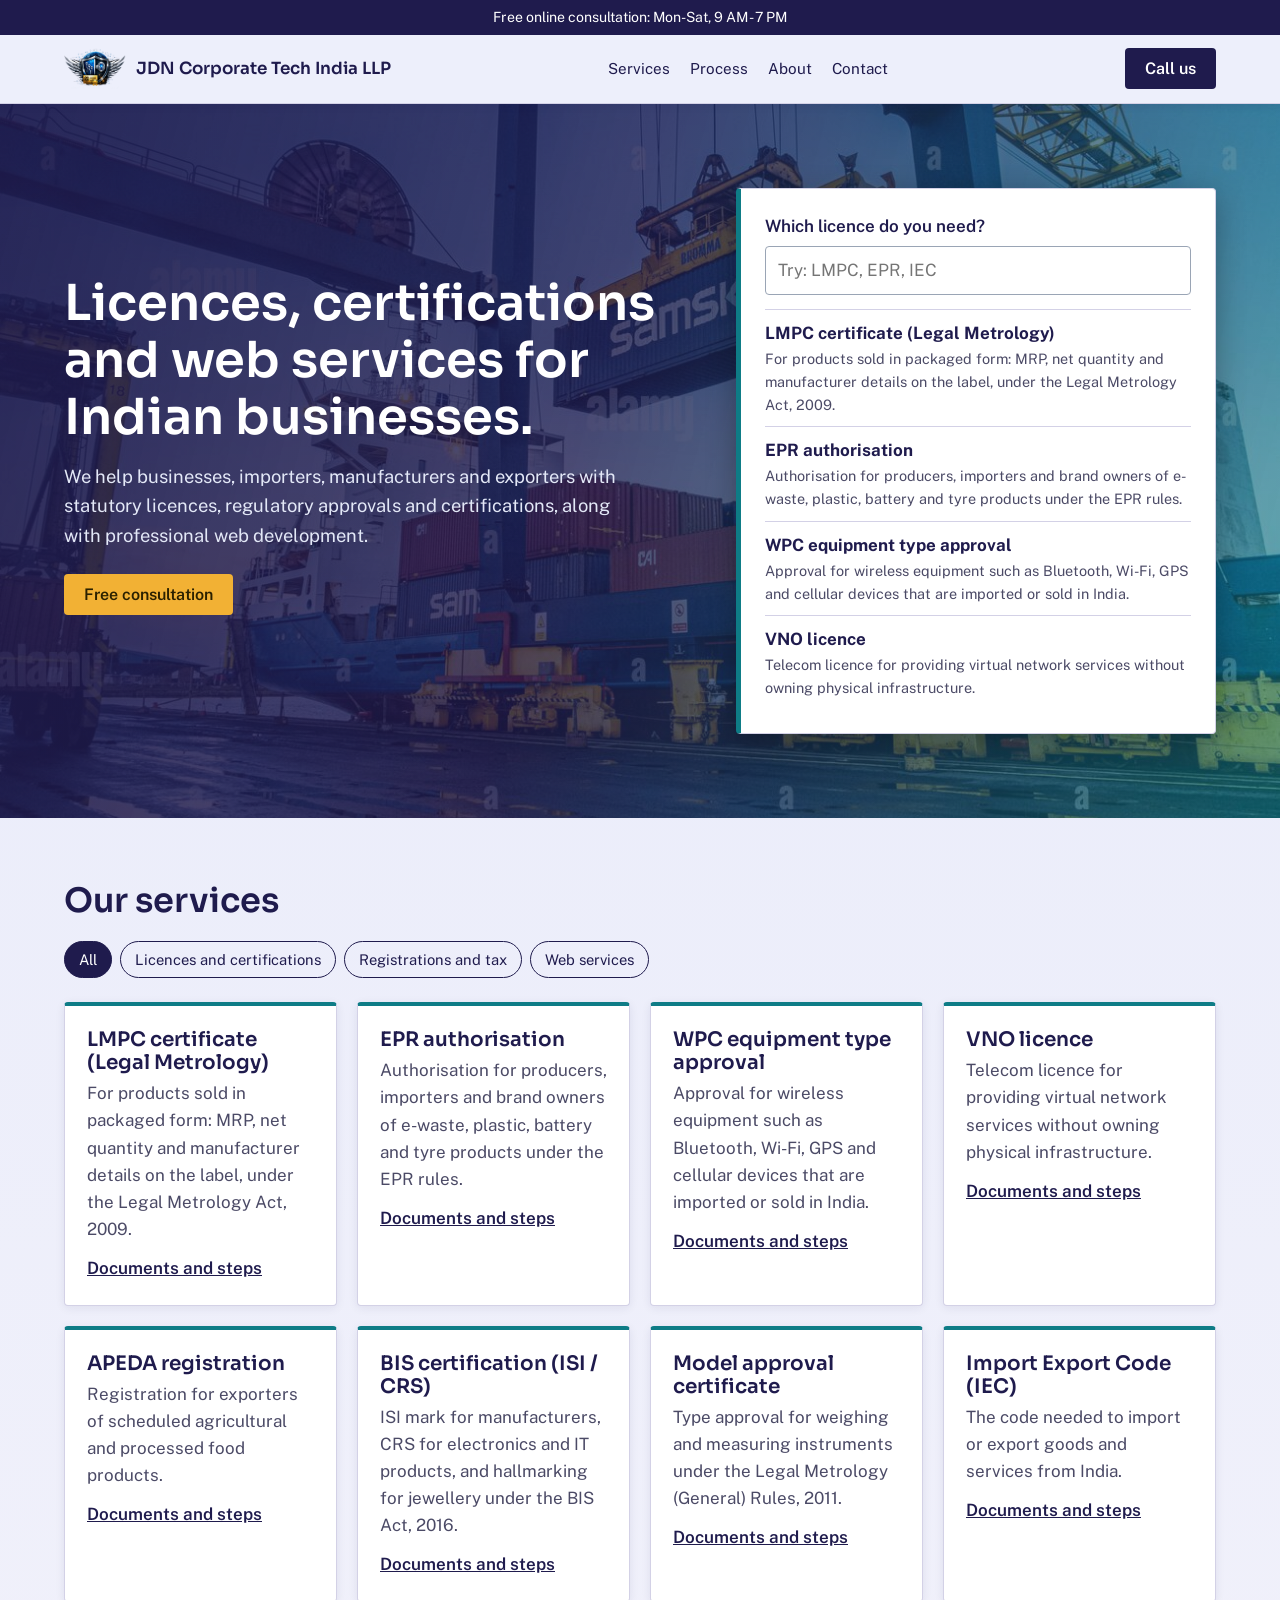
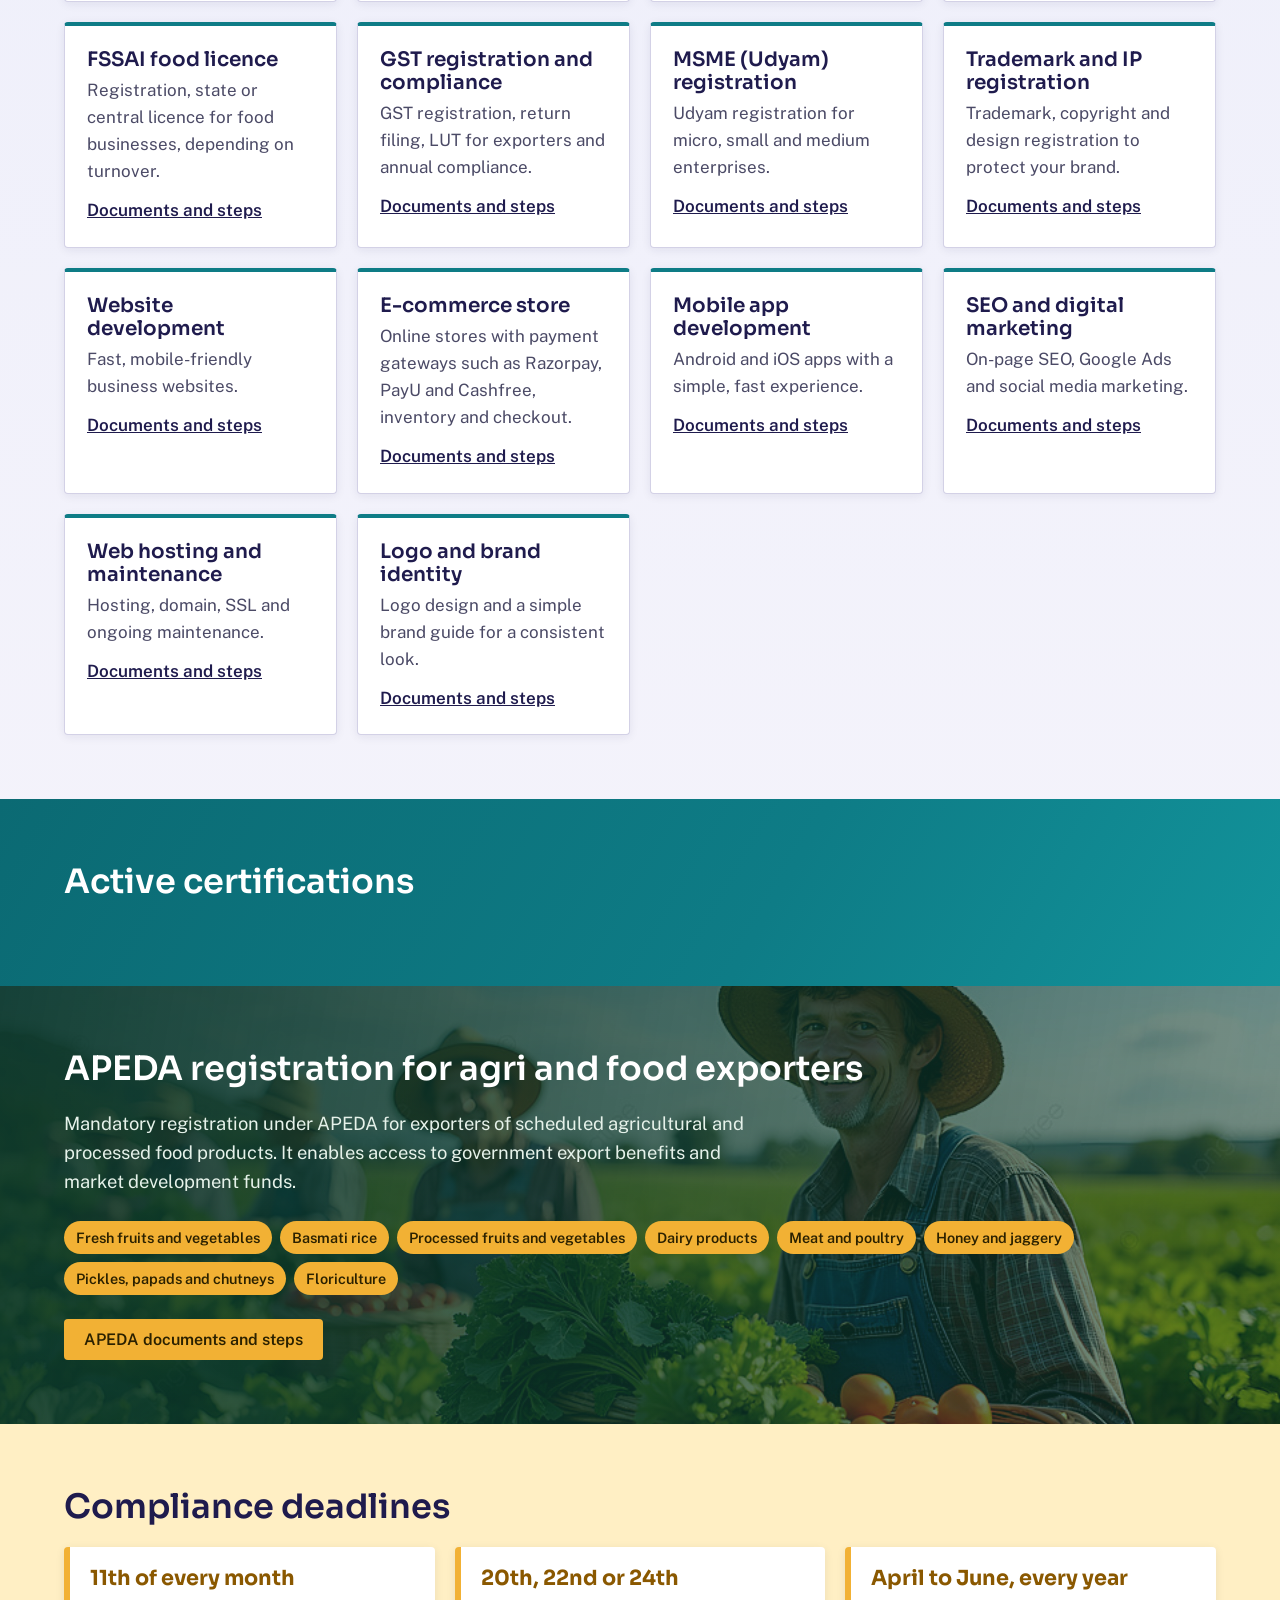
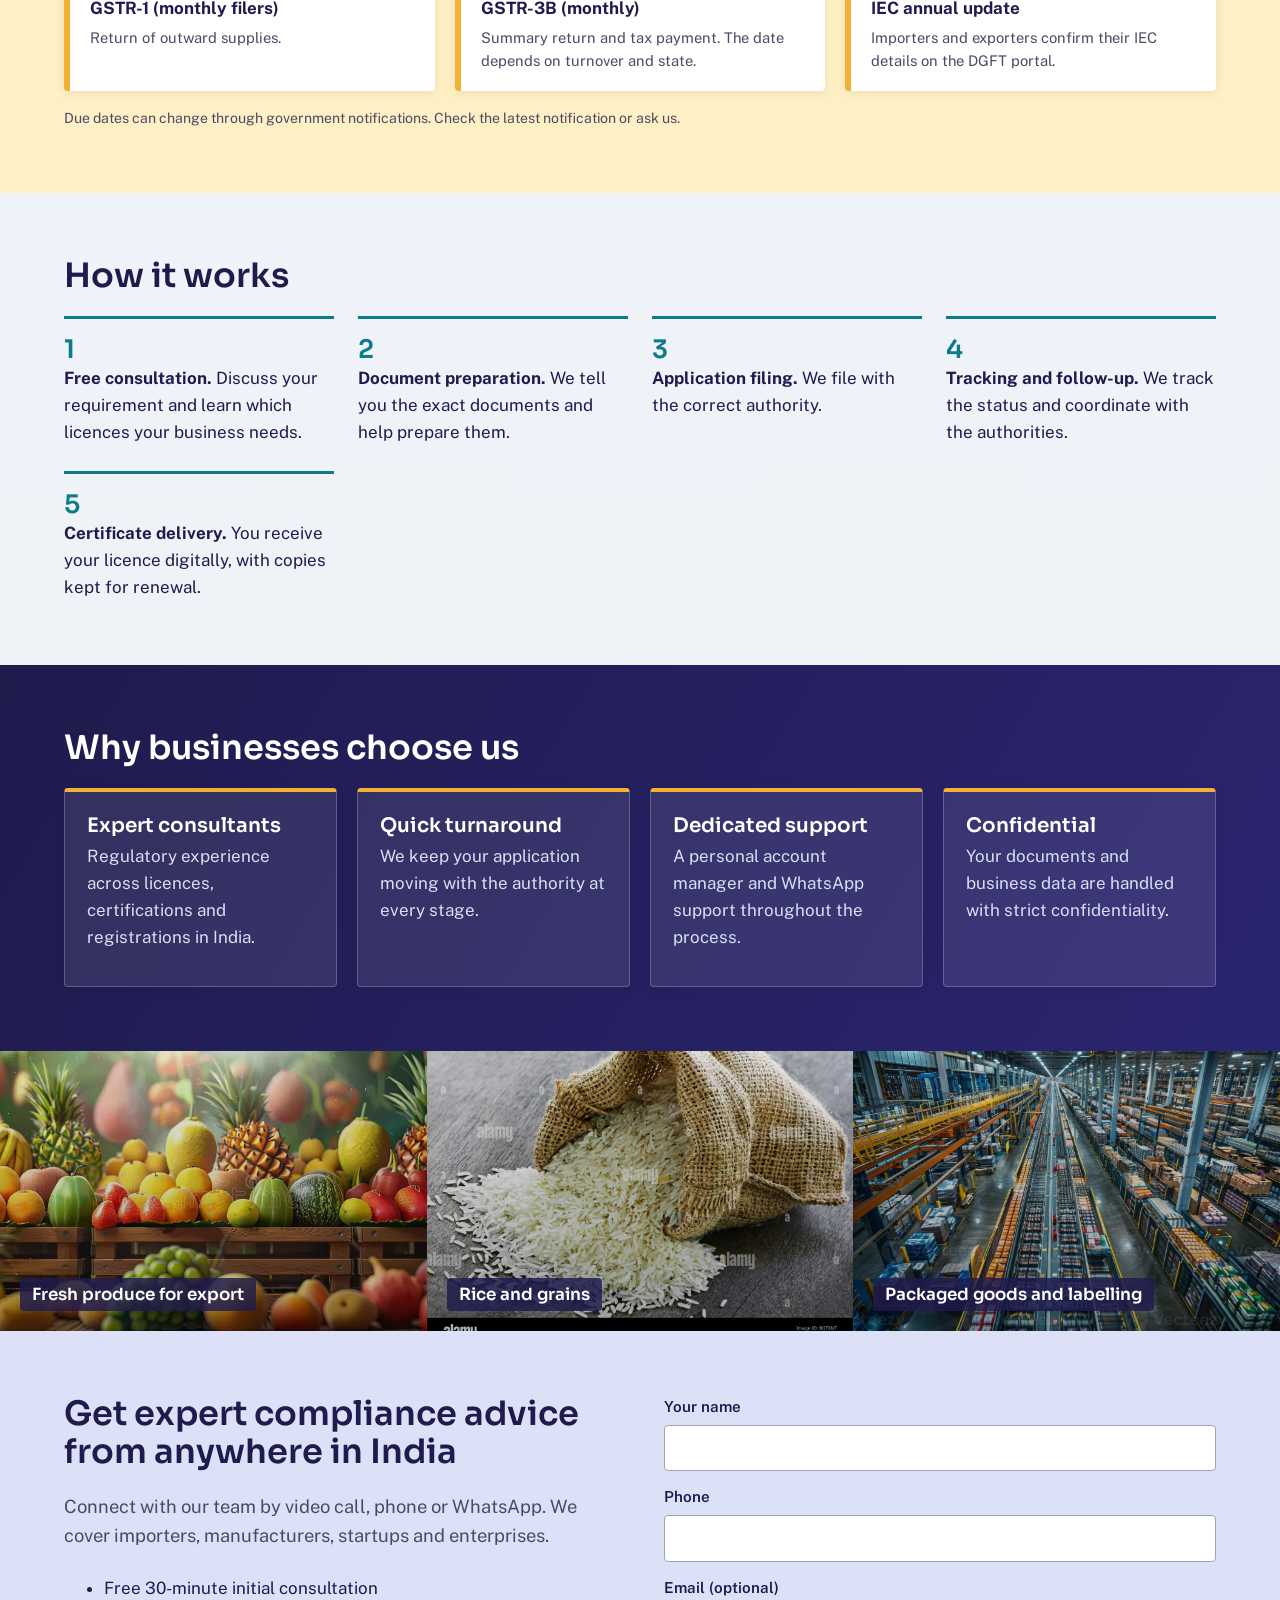
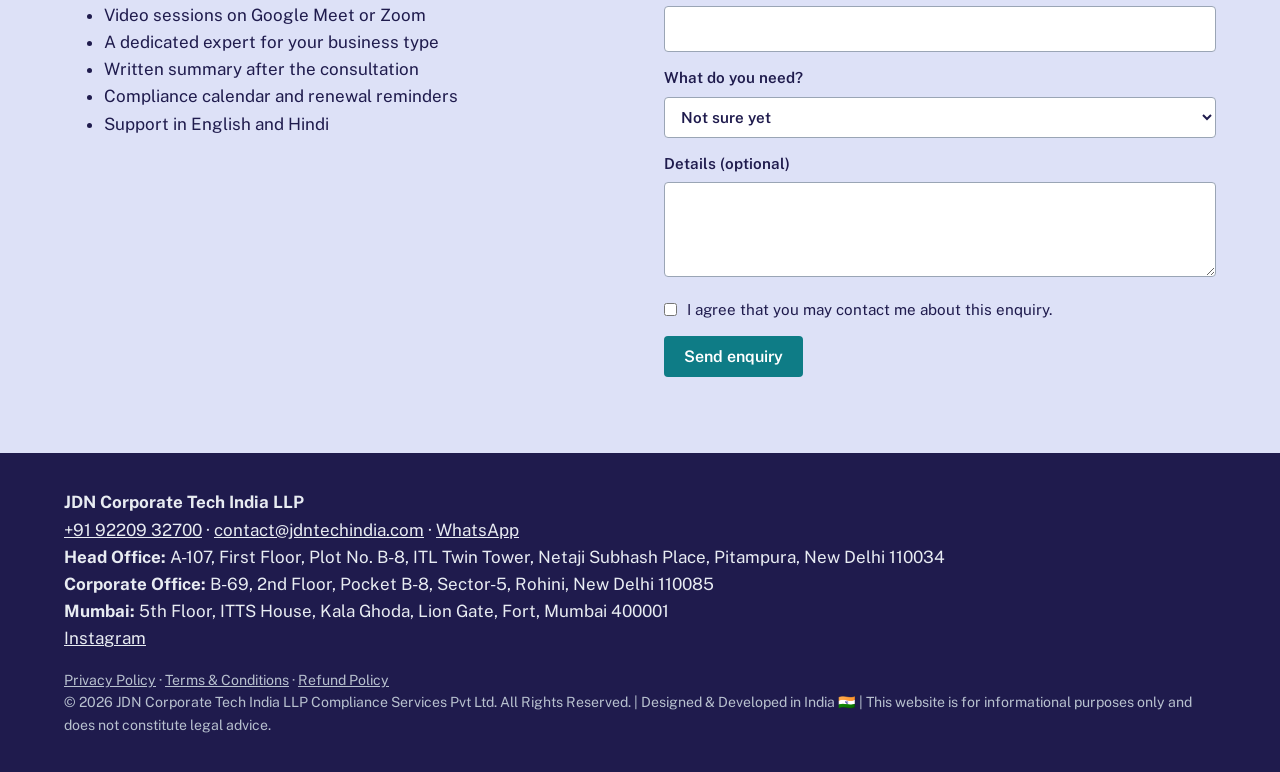
<file: frontend/index.html>
﻿<!DOCTYPE html>
<html lang="en">
<head>
<meta charset="utf-8">
<meta name="viewport" content="width=device-width, initial-scale=1">
<title>JDN Corporate Tech India LLP | Licences, certifications and web services</title>
<meta name="description" content="JDN Corporate Tech India LLP helps with LMPC, EPR, WPC, BIS, IEC, FSSAI and GST registrations, plus web development.">
<link rel="preconnect" href="https://fonts.googleapis.com"><link rel="preconnect" href="https://fonts.gstatic.com" crossorigin>
<link href="https://fonts.googleapis.com/css2?family=Public+Sans:wght@400;600&family=Sora:wght@600;700&display=swap" rel="stylesheet">
<link rel="icon" href="jdn-logo.png">
<link rel="stylesheet" href="style.css">
</head>
<body>
<header class="site" id="siteHeader"></header>
<main>

<section class="hero-band">
  <div class="hero wrap">
    <div>
      <h1>Licences, certifications and web services for Indian businesses.</h1>
      <p class="lead">We help businesses, importers, manufacturers and exporters with statutory licences, regulatory approvals and certifications, along with professional web development.</p>
      <a class="btn amber" href="#contact">Free consultation</a>
      <div id="stats" class="stats"></div>
    </div>
    <div class="finder">
      <label for="finder">Which licence do you need?</label>
      <input id="finder" placeholder="Try: LMPC, EPR, IEC" autocomplete="off">
      <div id="finderOut" class="out" aria-live="polite"></div>
    </div>
  </div>
</section>

<section id="services" class="wrap block">
  <h2>Our services</h2>
  <div id="chips" class="chips"></div>
  <div id="grid" class="grid"></div>
</section>

<section class="band teal"><div class="wrap block">
  <h2>Active certifications</h2>
  <ul id="active" class="active"></ul>
</div></section>

<section class="photo-band"><div class="wrap block">
  <h2>APEDA registration for agri and food exporters</h2>
  <p class="lead">Mandatory registration under APEDA for exporters of scheduled agricultural and processed food products. It enables access to government export benefits and market development funds.</p>
  <ul class="tags">
    <li>Fresh fruits and vegetables</li><li>Basmati rice</li><li>Processed fruits and vegetables</li><li>Dairy products</li>
    <li>Meat and poultry</li><li>Honey and jaggery</li><li>Pickles, papads and chutneys</li><li>Floriculture</li>
  </ul>
  <a class="btn amber" href="service.html?slug=apeda-registration">APEDA documents and steps</a>
</div></section>

<section class="band amber"><div class="wrap block">
  <h2>Compliance deadlines</h2>
  <ul id="deadlines" class="dl"></ul>
  <p class="small" style="margin-top:16px">Due dates can change through government notifications. Check the latest notification or ask us.</p>
</div></section>

<section id="process" class="wrap block">
  <h2>How it works</h2>
  <ol class="steps">
    <li><b>Free consultation.</b> Discuss your requirement and learn which licences your business needs.</li>
    <li><b>Document preparation.</b> We tell you the exact documents and help prepare them.</li>
    <li><b>Application filing.</b> We file with the correct authority.</li>
    <li><b>Tracking and follow-up.</b> We track the status and coordinate with the authorities.</li>
    <li><b>Certificate delivery.</b> You receive your licence digitally, with copies kept for renewal.</li>
  </ol>
</section>

<section class="band dark"><div class="wrap block">
  <h2>Why businesses choose us</h2>
  <div class="grid">
    <div class="card"><h3>Expert consultants</h3><p>Regulatory experience across licences, certifications and registrations in India.</p></div>
    <div class="card"><h3>Quick turnaround</h3><p>We keep your application moving with the authority at every stage.</p></div>
    <div class="card"><h3>Dedicated support</h3><p>A personal account manager and WhatsApp support throughout the process.</p></div>
    <div class="card"><h3>Confidential</h3><p>Your documents and business data are handled with strict confidentiality.</p></div>
  </div>
</div></section>

<section class="strip">
  <div class="tile t1"><span>Fresh produce for export</span></div>
  <div class="tile t2"><span>Rice and grains</span></div>
  <div class="tile t3"><span>Packaged goods and labelling</span></div>
</section>

<section id="contact" class="band"><div class="wrap block two">
  <div>
    <h2>Get expert compliance advice from anywhere in India</h2>
    <p class="lead">Connect with our team by video call, phone or WhatsApp. We cover importers, manufacturers, startups and enterprises.</p>
    <ul>
      <li>Free 30-minute initial consultation</li>
      <li>Video sessions on Google Meet or Zoom</li>
      <li>A dedicated expert for your business type</li>
      <li>Written summary after the consultation</li>
      <li>Compliance calendar and renewal reminders</li>
      <li>Support in English and Hindi</li>
    </ul>
  </div>
  <div id="formMount"></div>
</div></section>

</main>
<footer class="site" id="siteFooter"></footer>
<script src="data.js"></script><script src="app.js"></script>
</body>
</html>
</file>
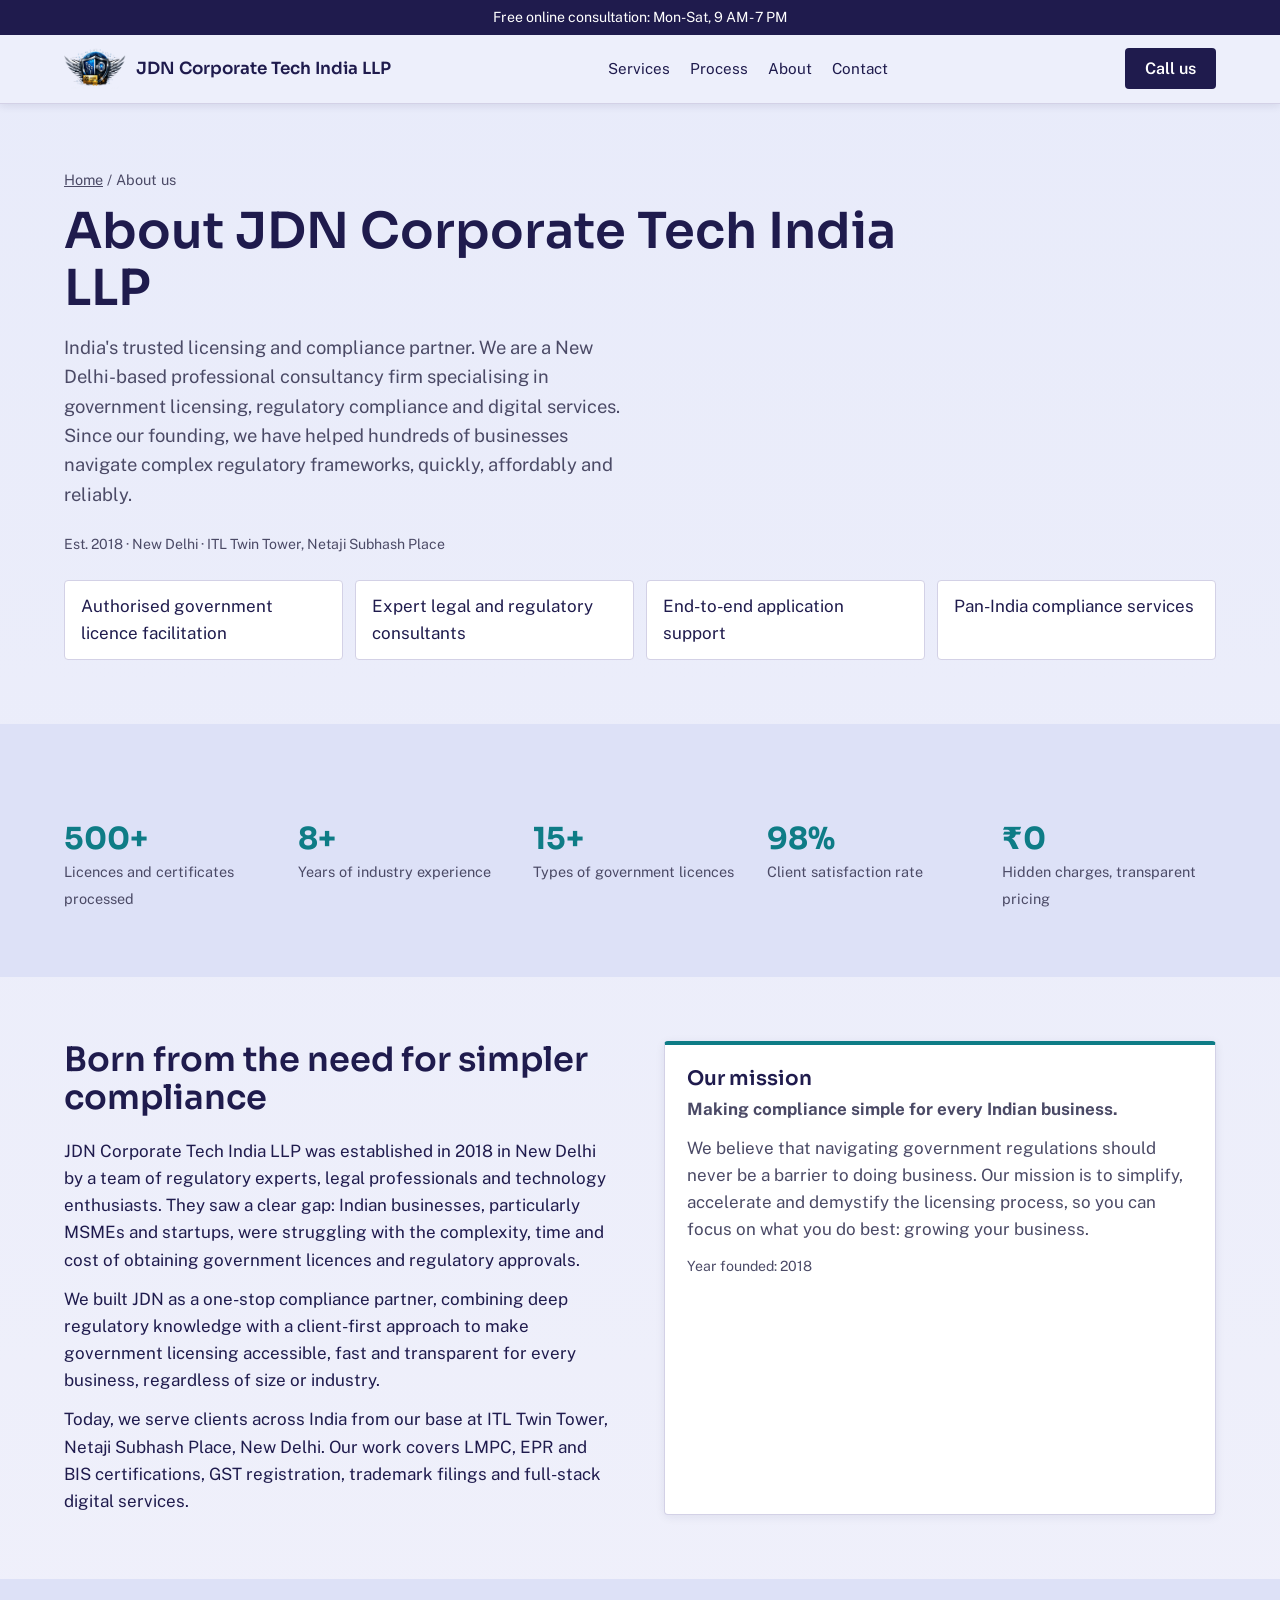
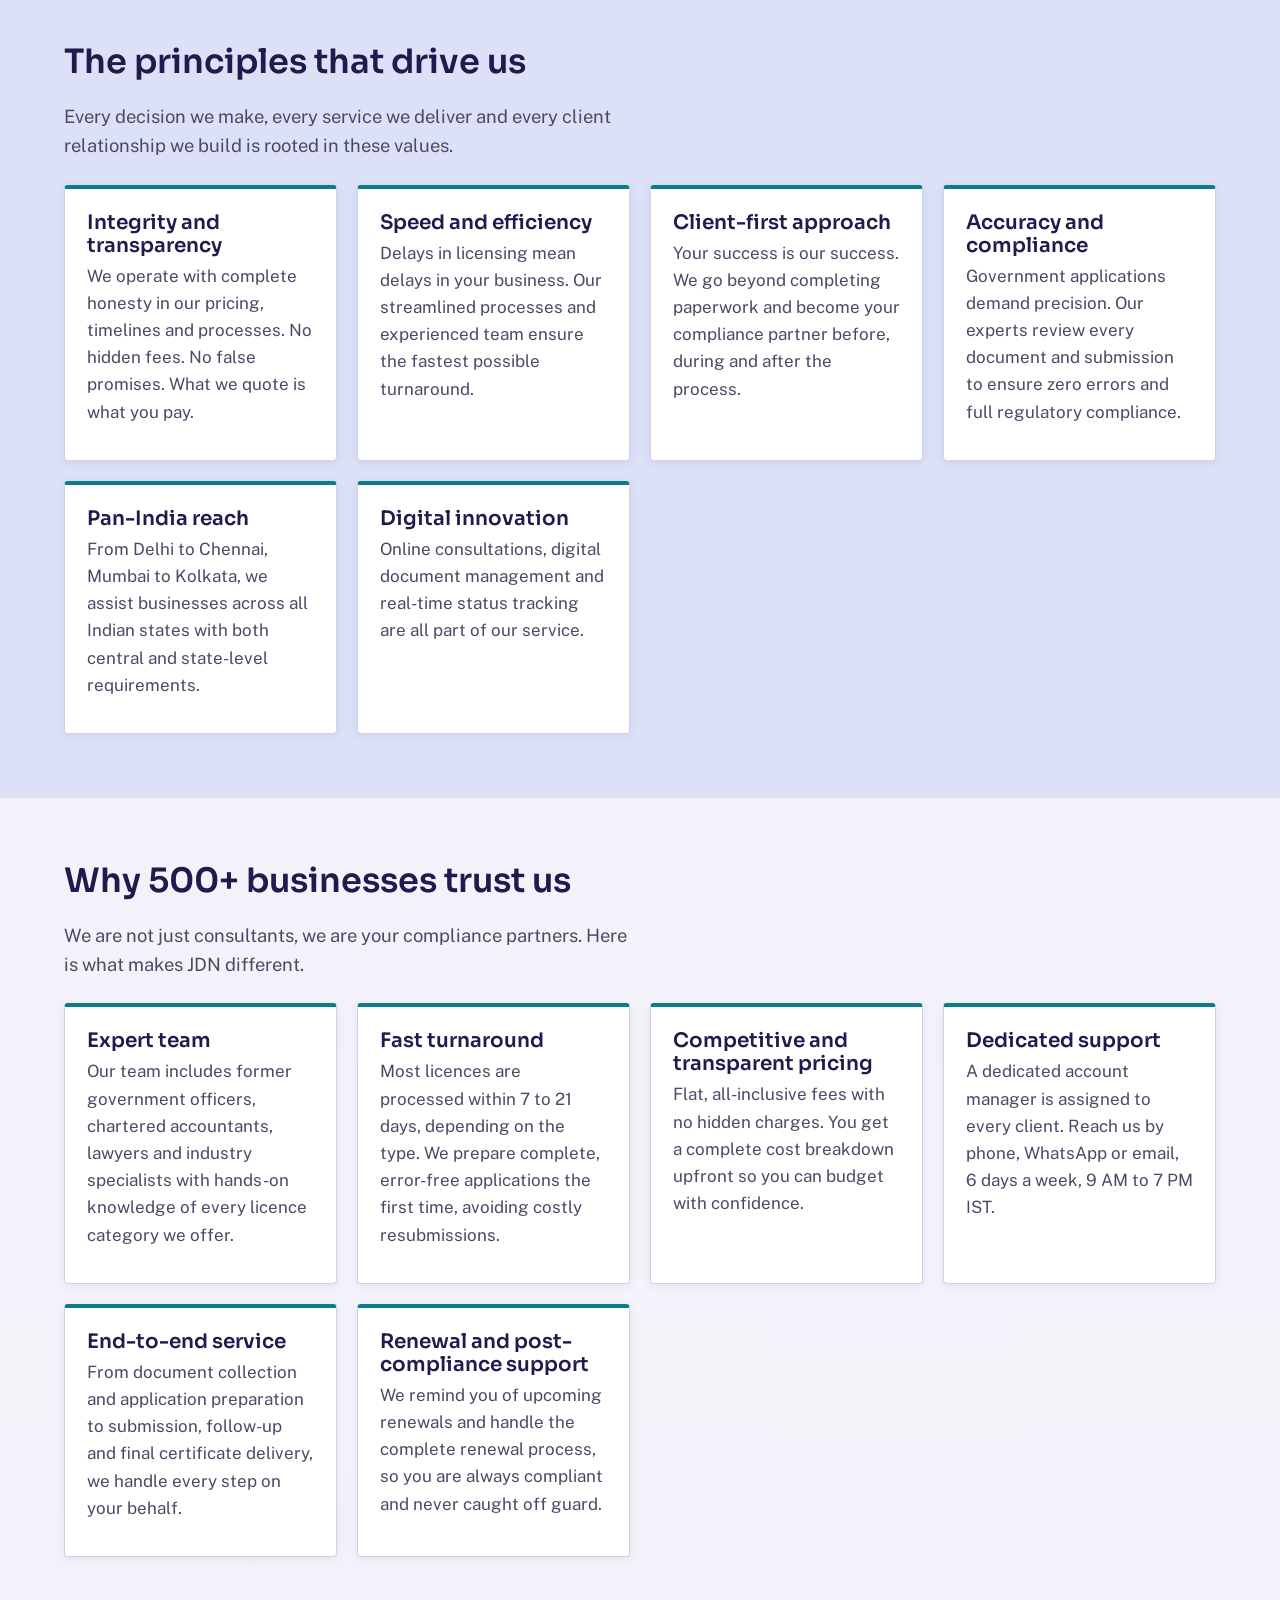
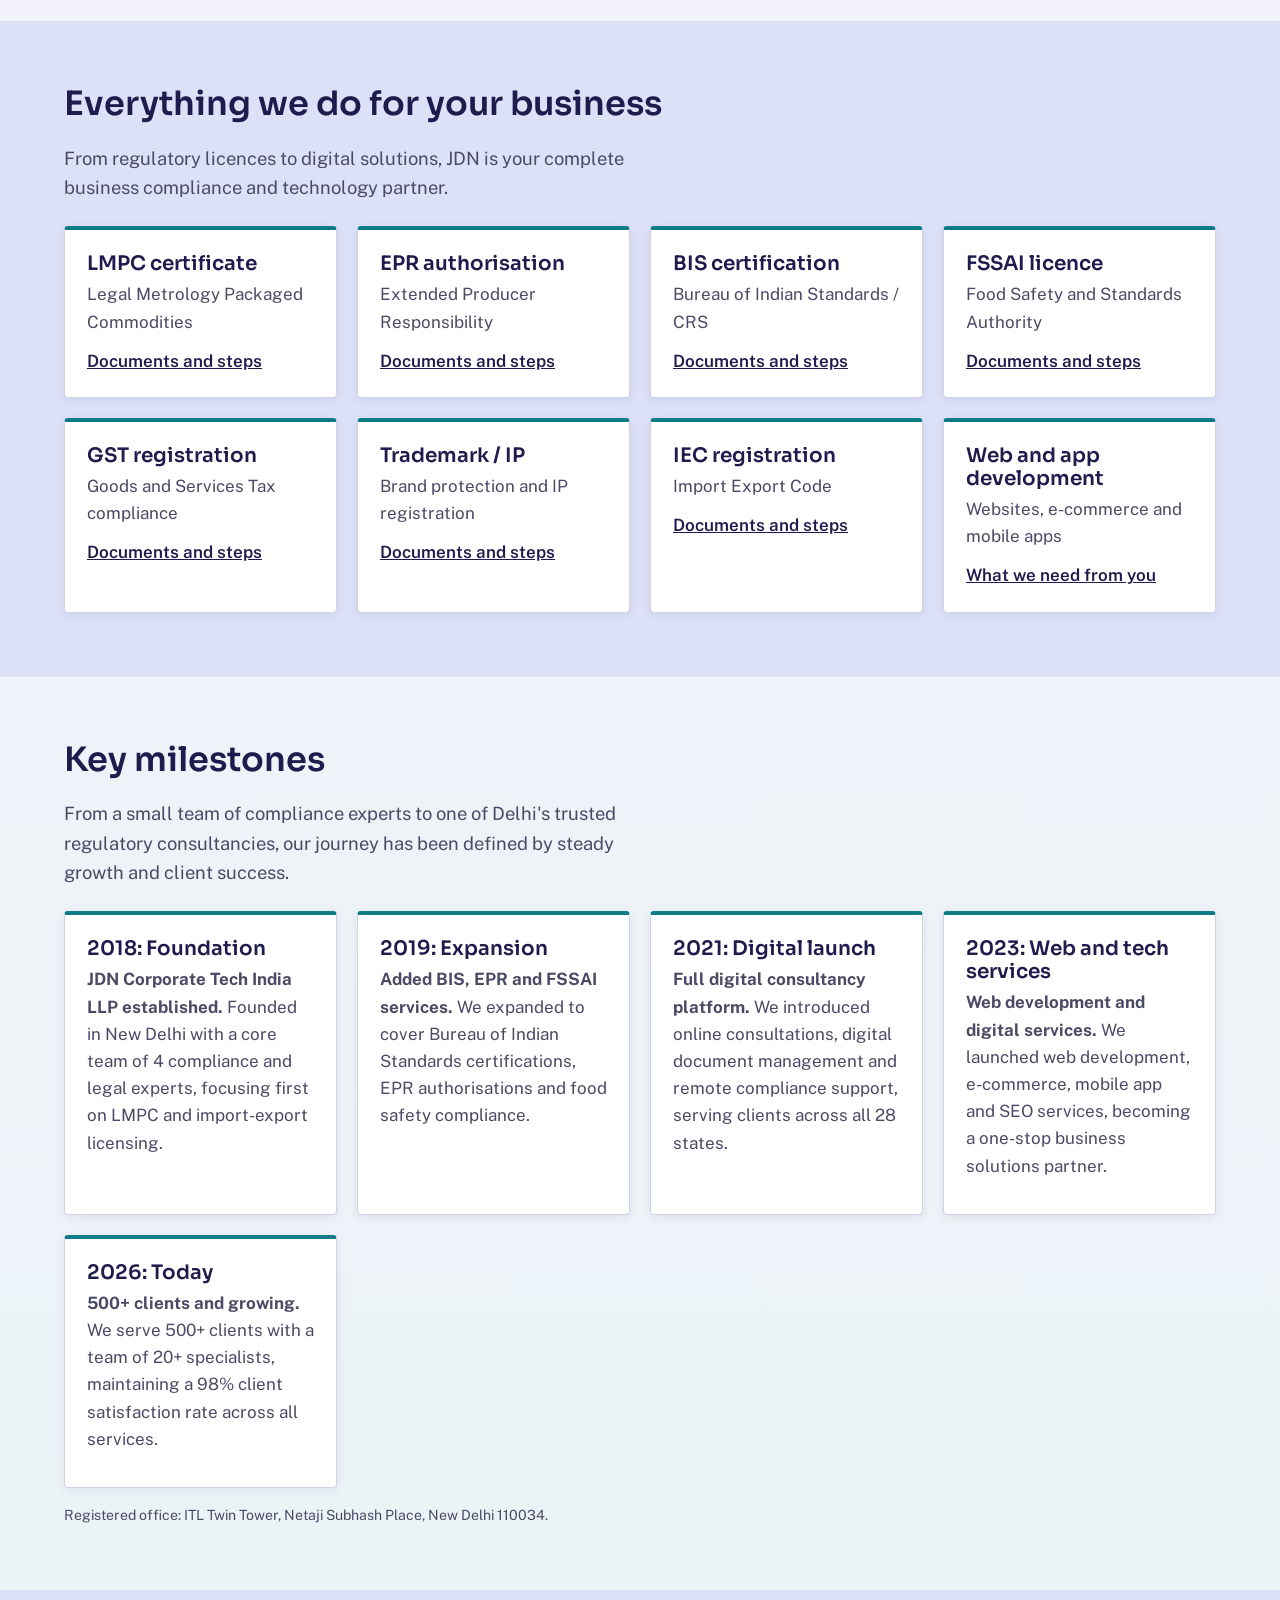
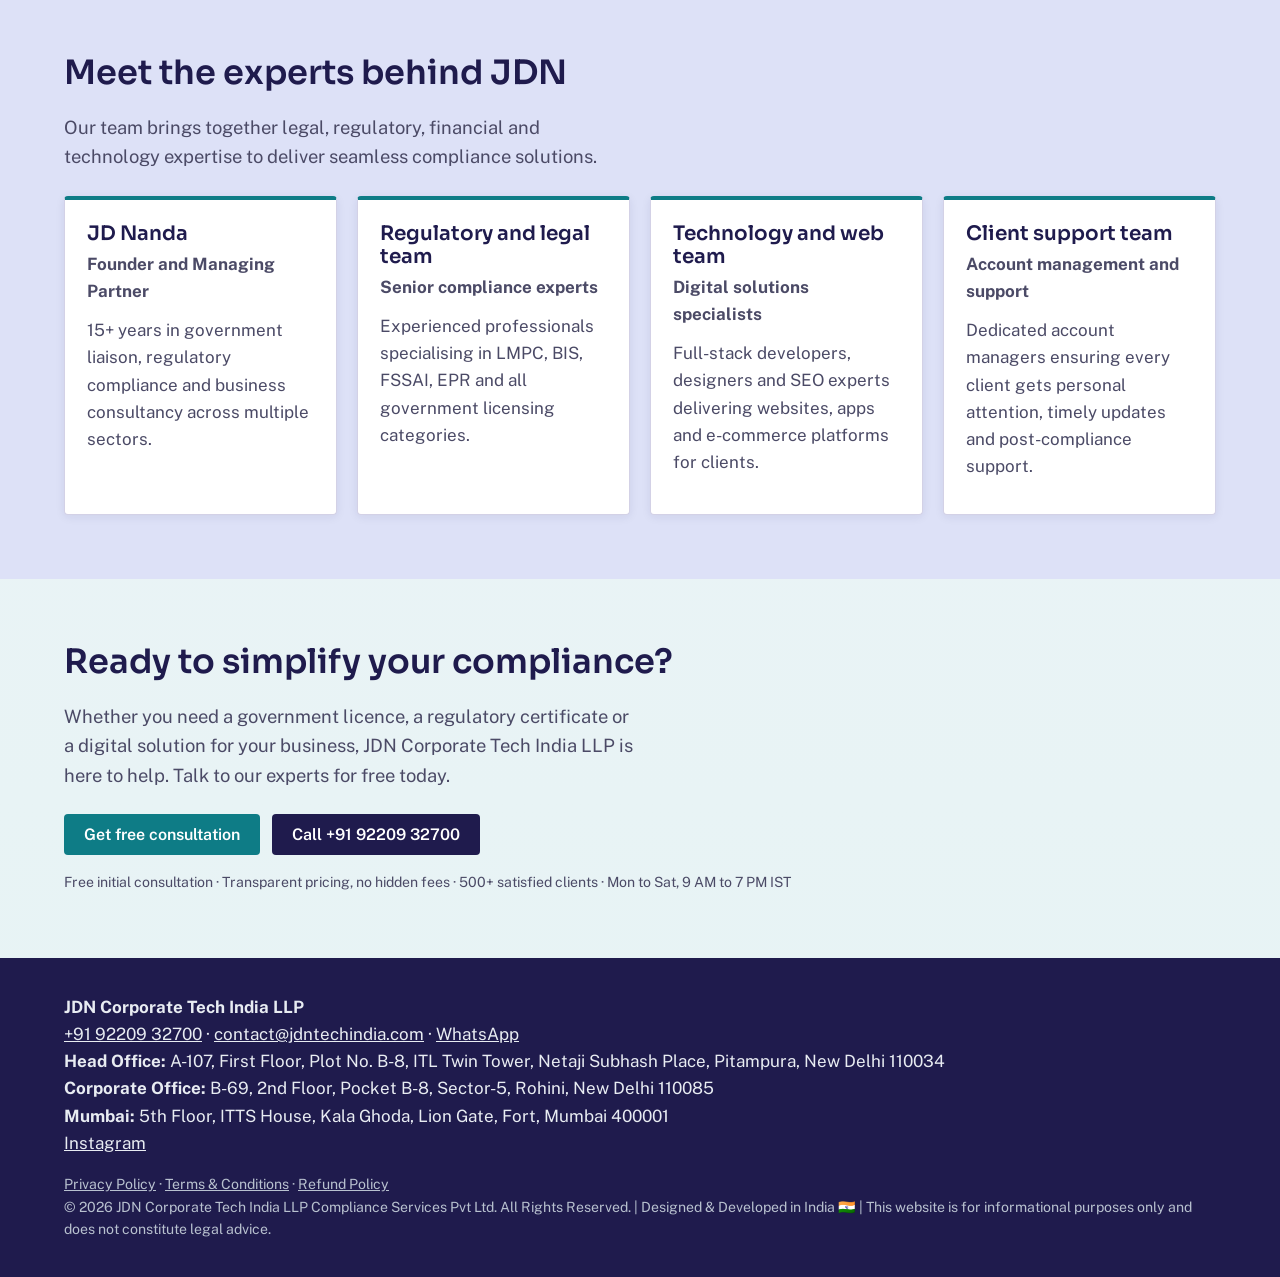
<file: frontend/about.html>
<!DOCTYPE html>
<html lang="en">
<head>
<meta charset="utf-8">
<meta name="viewport" content="width=device-width, initial-scale=1">
<title>About us | JDN Corporate Tech India LLP</title>
<meta name="description" content="JDN Corporate Tech India LLP is a New Delhi-based consultancy for government licences, regulatory compliance and digital services, since 2018.">
<link rel="preconnect" href="https://fonts.googleapis.com"><link rel="preconnect" href="https://fonts.gstatic.com" crossorigin>
<link href="https://fonts.googleapis.com/css2?family=Public+Sans:wght@400;600&family=Sora:wght@600;700&display=swap" rel="stylesheet">
<link rel="icon" href="jdn-logo.png">
<link rel="stylesheet" href="style.css">
</head>
<body>
<header class="site" id="siteHeader"></header>
<main>

<section class="wrap block">
  <p class="crumb"><a href="index.html">Home</a> / About us</p>
  <h1>About JDN Corporate Tech India LLP</h1>
  <p class="lead">India's trusted licensing and compliance partner. We are a New Delhi-based professional consultancy firm specialising in government licensing, regulatory compliance and digital services. Since our founding, we have helped hundreds of businesses navigate complex regulatory frameworks, quickly, affordably and reliably.</p>
  <p class="small">Est. 2018 · New Delhi · ITL Twin Tower, Netaji Subhash Place</p>
  <ul class="active" style="margin-top:24px">
    <li><span>Authorised government licence facilitation</span></li>
    <li><span>Expert legal and regulatory consultants</span></li>
    <li><span>End-to-end application support</span></li>
    <li><span>Pan-India compliance services</span></li>
  </ul>
</section>

<section class="band"><div class="wrap block">
  <div class="stats">
    <div><b>500+</b><span>Licences and certificates processed</span></div>
    <div><b>8+</b><span>Years of industry experience</span></div>
    <div><b>15+</b><span>Types of government licences</span></div>
    <div><b>98%</b><span>Client satisfaction rate</span></div>
    <div><b>₹0</b><span>Hidden charges, transparent pricing</span></div>
  </div>
</div></section>

<section class="wrap block two">
  <div>
    <h2>Born from the need for simpler compliance</h2>
    <p>JDN Corporate Tech India LLP was established in 2018 in New Delhi by a team of regulatory experts, legal professionals and technology enthusiasts. They saw a clear gap: Indian businesses, particularly MSMEs and startups, were struggling with the complexity, time and cost of obtaining government licences and regulatory approvals.</p>
    <p style="margin-top:12px">We built JDN as a one-stop compliance partner, combining deep regulatory knowledge with a client-first approach to make government licensing accessible, fast and transparent for every business, regardless of size or industry.</p>
    <p style="margin-top:12px">Today, we serve clients across India from our base at ITL Twin Tower, Netaji Subhash Place, New Delhi. Our work covers LMPC, EPR and BIS certifications, GST registration, trademark filings and full-stack digital services.</p>
  </div>
  <div class="card">
    <h3>Our mission</h3>
    <p><b>Making compliance simple for every Indian business.</b></p>
    <p>We believe that navigating government regulations should never be a barrier to doing business. Our mission is to simplify, accelerate and demystify the licensing process, so you can focus on what you do best: growing your business.</p>
    <p class="small">Year founded: 2018</p>
  </div>
</section>

<section class="band"><div class="wrap block">
  <h2>The principles that drive us</h2>
  <p class="lead">Every decision we make, every service we deliver and every client relationship we build is rooted in these values.</p>
  <div class="grid">
    <div class="card"><h3>Integrity and transparency</h3><p>We operate with complete honesty in our pricing, timelines and processes. No hidden fees. No false promises. What we quote is what you pay.</p></div>
    <div class="card"><h3>Speed and efficiency</h3><p>Delays in licensing mean delays in your business. Our streamlined processes and experienced team ensure the fastest possible turnaround.</p></div>
    <div class="card"><h3>Client-first approach</h3><p>Your success is our success. We go beyond completing paperwork and become your compliance partner before, during and after the process.</p></div>
    <div class="card"><h3>Accuracy and compliance</h3><p>Government applications demand precision. Our experts review every document and submission to ensure zero errors and full regulatory compliance.</p></div>
    <div class="card"><h3>Pan-India reach</h3><p>From Delhi to Chennai, Mumbai to Kolkata, we assist businesses across all Indian states with both central and state-level requirements.</p></div>
    <div class="card"><h3>Digital innovation</h3><p>Online consultations, digital document management and real-time status tracking are all part of our service.</p></div>
  </div>
</div></section>

<section class="wrap block">
  <h2>Why 500+ businesses trust us</h2>
  <p class="lead">We are not just consultants, we are your compliance partners. Here is what makes JDN different.</p>
  <div class="grid">
    <div class="card"><h3>Expert team</h3><p>Our team includes former government officers, chartered accountants, lawyers and industry specialists with hands-on knowledge of every licence category we offer.</p></div>
    <div class="card"><h3>Fast turnaround</h3><p>Most licences are processed within 7 to 21 days, depending on the type. We prepare complete, error-free applications the first time, avoiding costly resubmissions.</p></div>
    <div class="card"><h3>Competitive and transparent pricing</h3><p>Flat, all-inclusive fees with no hidden charges. You get a complete cost breakdown upfront so you can budget with confidence.</p></div>
    <div class="card"><h3>Dedicated support</h3><p>A dedicated account manager is assigned to every client. Reach us by phone, WhatsApp or email, 6 days a week, 9 AM to 7 PM IST.</p></div>
    <div class="card"><h3>End-to-end service</h3><p>From document collection and application preparation to submission, follow-up and final certificate delivery, we handle every step on your behalf.</p></div>
    <div class="card"><h3>Renewal and post-compliance support</h3><p>We remind you of upcoming renewals and handle the complete renewal process, so you are always compliant and never caught off guard.</p></div>
  </div>
</section>

<section class="band"><div class="wrap block">
  <h2>Everything we do for your business</h2>
  <p class="lead">From regulatory licences to digital solutions, JDN is your complete business compliance and technology partner.</p>
  <div class="grid">
    <div class="card"><h3>LMPC certificate</h3><p>Legal Metrology Packaged Commodities</p><a href="service.html?slug=lmpc-certificate">Documents and steps</a></div>
    <div class="card"><h3>EPR authorisation</h3><p>Extended Producer Responsibility</p><a href="service.html?slug=epr-authorisation">Documents and steps</a></div>
    <div class="card"><h3>BIS certification</h3><p>Bureau of Indian Standards / CRS</p><a href="service.html?slug=bis-certification">Documents and steps</a></div>
    <div class="card"><h3>FSSAI licence</h3><p>Food Safety and Standards Authority</p><a href="service.html?slug=fssai-licence">Documents and steps</a></div>
    <div class="card"><h3>GST registration</h3><p>Goods and Services Tax compliance</p><a href="service.html?slug=gst-registration">Documents and steps</a></div>
    <div class="card"><h3>Trademark / IP</h3><p>Brand protection and IP registration</p><a href="service.html?slug=trademark-registration">Documents and steps</a></div>
    <div class="card"><h3>IEC registration</h3><p>Import Export Code</p><a href="service.html?slug=iec-registration">Documents and steps</a></div>
    <div class="card"><h3>Web and app development</h3><p>Websites, e-commerce and mobile apps</p><a href="service.html?slug=web-development">What we need from you</a></div>
  </div>
</div></section>

<section class="wrap block">
  <h2>Key milestones</h2>
  <p class="lead">From a small team of compliance experts to one of Delhi's trusted regulatory consultancies, our journey has been defined by steady growth and client success.</p>
  <div class="grid">
    <div class="card"><h3>2018: Foundation</h3><p><b>JDN Corporate Tech India LLP established.</b> Founded in New Delhi with a core team of 4 compliance and legal experts, focusing first on LMPC and import-export licensing.</p></div>
    <div class="card"><h3>2019: Expansion</h3><p><b>Added BIS, EPR and FSSAI services.</b> We expanded to cover Bureau of Indian Standards certifications, EPR authorisations and food safety compliance.</p></div>
    <div class="card"><h3>2021: Digital launch</h3><p><b>Full digital consultancy platform.</b> We introduced online consultations, digital document management and remote compliance support, serving clients across all 28 states.</p></div>
    <div class="card"><h3>2023: Web and tech services</h3><p><b>Web development and digital services.</b> We launched web development, e-commerce, mobile app and SEO services, becoming a one-stop business solutions partner.</p></div>
    <div class="card"><h3>2026: Today</h3><p><b>500+ clients and growing.</b> We serve 500+ clients with a team of 20+ specialists, maintaining a 98% client satisfaction rate across all services.</p></div>
  </div>
  <p class="small" style="margin-top:16px">Registered office: ITL Twin Tower, Netaji Subhash Place, New Delhi 110034.</p>
</section>

<section class="band"><div class="wrap block">
  <h2>Meet the experts behind JDN</h2>
  <p class="lead">Our team brings together legal, regulatory, financial and technology expertise to deliver seamless compliance solutions.</p>
  <div class="grid">
    <div class="card"><h3>JD Nanda</h3><p><b>Founder and Managing Partner</b></p><p>15+ years in government liaison, regulatory compliance and business consultancy across multiple sectors.</p></div>
    <div class="card"><h3>Regulatory and legal team</h3><p><b>Senior compliance experts</b></p><p>Experienced professionals specialising in LMPC, BIS, FSSAI, EPR and all government licensing categories.</p></div>
    <div class="card"><h3>Technology and web team</h3><p><b>Digital solutions specialists</b></p><p>Full-stack developers, designers and SEO experts delivering websites, apps and e-commerce platforms for clients.</p></div>
    <div class="card"><h3>Client support team</h3><p><b>Account management and support</b></p><p>Dedicated account managers ensuring every client gets personal attention, timely updates and post-compliance support.</p></div>
  </div>
</div></section>

<section class="wrap block">
  <h2>Ready to simplify your compliance?</h2>
  <p class="lead">Whether you need a government licence, a regulatory certificate or a digital solution for your business, JDN Corporate Tech India LLP is here to help. Talk to our experts for free today.</p>
  <p><a class="btn alt" href="index.html#contact">Get free consultation</a> &nbsp; <a class="btn" href="tel:+919220932700">Call +91 92209 32700</a></p>
  <p class="small" style="margin-top:16px">Free initial consultation · Transparent pricing, no hidden fees · 500+ satisfied clients · Mon to Sat, 9 AM to 7 PM IST</p>
</section>

</main>
<footer class="site" id="siteFooter"></footer>
<script src="data.js"></script><script src="app.js"></script>
</body>
</html>
</file>
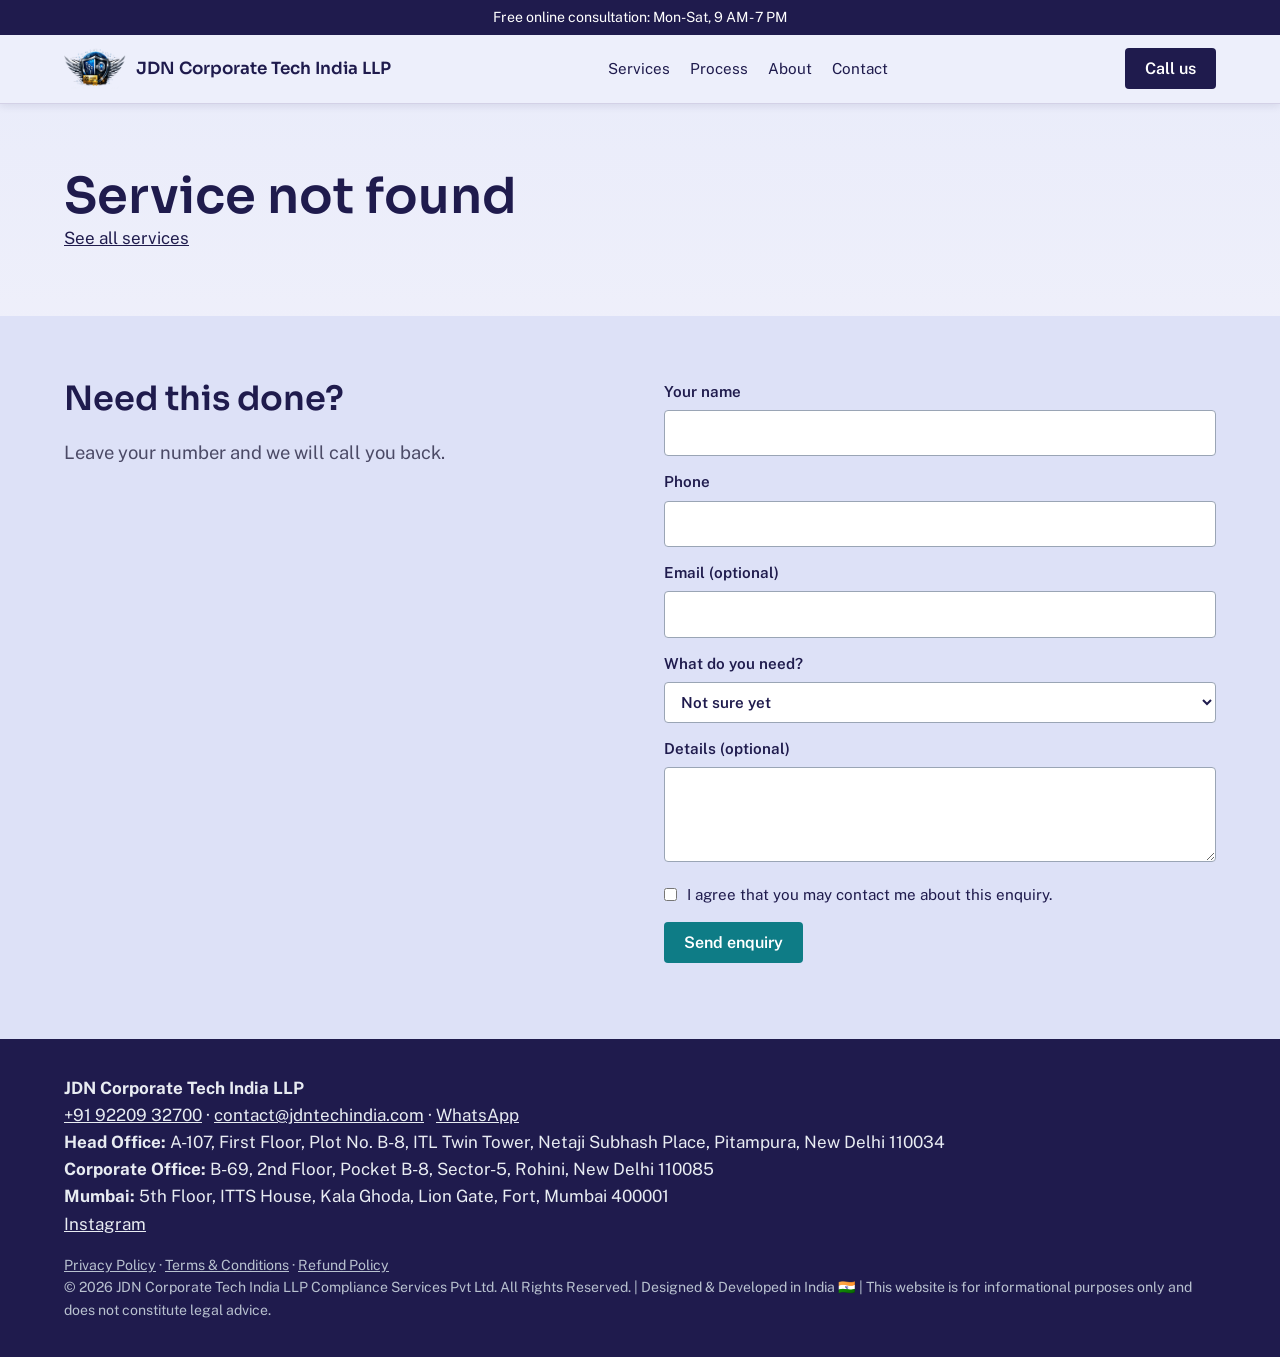
<file: frontend/service.html>
﻿<!DOCTYPE html>
<html lang="en">
<head>
<meta charset="utf-8">
<meta name="viewport" content="width=device-width, initial-scale=1">
<title>Service | JDN Corporate Tech India LLP</title>
<meta name="description" content="">
<link rel="preconnect" href="https://fonts.googleapis.com"><link rel="preconnect" href="https://fonts.gstatic.com" crossorigin>
<link href="https://fonts.googleapis.com/css2?family=Public+Sans:wght@400;600&family=Sora:wght@600;700&display=swap" rel="stylesheet">
<link rel="icon" href="logo.png">
<link rel="stylesheet" href="style.css">
</head>
<body>
<header class="site" id="siteHeader"></header>
<main>
  <article class="wrap block" id="serviceDetail"></article>
  <section id="contact" class="band"><div class="wrap block two">
    <div><h2>Need this done?</h2><p class="lead">Leave your number and we will call you back.</p></div>
    <div id="formMount"></div>
  </div></section>
</main>
<footer class="site" id="siteFooter"></footer>
<script src="data.js"></script><script src="app.js"></script>
</body>
</html>
</file>
<file: frontend/style.css>
:root{--ink:#1F1B4D;--paper:#F6F5FB;--brass:#0E7C86;--sage:#E8E7F5;--line:#D3D1E6;--muted:#4B4A66;
--serif:"Sora",system-ui,sans-serif;--sans:"Public Sans",system-ui,sans-serif}
*{box-sizing:border-box;margin:0}
body{font:17px/1.6 var(--sans);color:var(--ink);background:var(--paper)}
a{color:inherit}
:focus-visible{outline:3px solid var(--brass);outline-offset:2px}
.wrap{max-width:1100px;margin:auto;padding:0 20px}
.block{padding:56px 20px}
.band{background:var(--sage)}
.narrow{max-width:760px}
h1,h2,h3{font-family:var(--serif);font-weight:600;line-height:1.15}
h1{font-size:clamp(2.2rem,5vw,3.6rem);max-width:16ch}
h2{font-size:clamp(1.6rem,3vw,2.1rem);margin-bottom:20px}
h3{font-size:1.25rem;margin-bottom:6px}
.lead{font-size:1.15rem;color:var(--muted);margin:16px 0 24px;max-width:52ch}
.small{font-size:.88rem;color:var(--muted)}
header.site{position:sticky;top:0;z-index:5;background:var(--paper);border-bottom:1px solid var(--line)}
.bar{display:flex;align-items:center;justify-content:space-between;gap:16px;padding-top:12px;padding-bottom:12px}
.logo{display:flex;align-items:center;gap:10px;font:600 1.35rem var(--serif);text-decoration:none}
.logo img{height:44px;width:auto}
nav a{margin-right:20px;text-decoration:none;font-size:.95rem}
.btn{display:inline-block;background:var(--ink);color:#fff;padding:11px 20px;border:0;border-radius:4px;font:600 1rem var(--sans);text-decoration:none;cursor:pointer}
.btn.alt{background:var(--brass)}
.btn:disabled{opacity:.6}
.map{width:100%;height:260px;border:0;border-radius:4px;margin-top:16px}
.hero{display:grid;grid-template-columns:1.2fr 1fr;gap:48px;align-items:center;padding:72px 20px}
.finder{background:#fff;border:1px solid var(--line);border-left:5px solid var(--brass);padding:24px;border-radius:4px}
.finder label{font-weight:600}
input,select,textarea{width:100%;font:inherit;padding:10px 12px;margin-top:6px;border:1px solid #9AA5B5;border-radius:4px;background:#fff;color:var(--ink)}
.out{margin-top:14px}
.out a{display:block;padding:10px 0;border-top:1px solid var(--line);text-decoration:none}
.out span{display:block;font-size:.9rem;color:var(--muted)}
.chips{display:flex;flex-wrap:wrap;gap:8px;margin-bottom:24px}
.chip{font:inherit;font-size:.92rem;padding:6px 14px;border:1px solid var(--ink);background:transparent;color:var(--ink);border-radius:999px;cursor:pointer}
.chip[aria-pressed="true"]{background:var(--ink);color:#fff}
.grid{display:grid;grid-template-columns:repeat(auto-fill,minmax(250px,1fr));gap:20px}
.grid.three{grid-template-columns:repeat(auto-fit,minmax(240px,1fr))}
.card{background:#fff;border:1px solid var(--line);padding:22px;border-radius:4px}
.card p{color:var(--muted);margin-bottom:12px}
.card a{font-weight:600}
.steps{list-style:none;padding:0;display:grid;grid-template-columns:repeat(auto-fit,minmax(220px,1fr));gap:24px;counter-reset:s}
.steps li{counter-increment:s;border-top:3px solid var(--brass);padding-top:14px}
.steps li::before{content:counter(s);display:block;font:600 1.6rem var(--serif);color:var(--brass)}
details{border-bottom:1px solid var(--line);padding:14px 0}
summary{cursor:pointer;font-weight:600}
details p{margin-top:8px;color:var(--muted)}
.two{display:grid;grid-template-columns:1fr 1fr;gap:48px}
form label{display:block;margin-bottom:14px;font-weight:600;font-size:.95rem}
form .check{font-weight:400;display:flex;gap:10px;align-items:flex-start}
form .check input{width:auto;margin-top:5px}
.hp{position:absolute;left:-9999px}
#formStatus{margin-top:12px;font-weight:600}
.crumb{font-size:.9rem;color:var(--muted);margin-bottom:12px}
#serviceDetail ul,#serviceDetail ol{padding-left:20px;margin-bottom:16px}
#serviceDetail li{margin-bottom:6px}
#serviceDetail .two{margin-top:32px}
footer.site{background:var(--ink);color:#E8ECF2;padding:36px 0}
.foot{display:grid;gap:16px}
footer .small{color:#B8C1CF}
@media(max-width:760px){.hero,.two{grid-template-columns:1fr;gap:28px}.hero{padding:40px 20px}nav{display:none}.block{padding:40px 20px}}
@media(prefers-reduced-motion:reduce){*{scroll-behavior:auto!important}}

h1{font-size:clamp(2rem,4.4vw,3.1rem);max-width:20ch}
.logo{font-size:1.05rem}
.notice{background:var(--ink);color:#fff;font-size:.88rem;padding:6px 12px;text-align:center}
.stats{display:grid;grid-template-columns:repeat(auto-fit,minmax(130px,1fr));gap:20px;margin-top:32px}
.stats b{display:block;font:700 1.9rem var(--serif);color:var(--brass)}
.stats span{font-size:.9rem;color:var(--muted)}
.active{list-style:none;padding:0;display:grid;grid-template-columns:repeat(auto-fit,minmax(240px,1fr));gap:12px}
.active li{background:#fff;border:1px solid var(--line);border-radius:4px;padding:12px 16px;display:flex;justify-content:space-between;gap:10px}
.active em{font-style:normal;font-size:.8rem;font-weight:600;color:#176B3A}

/* ===== Full width + colour ===== */
body{background:linear-gradient(180deg,#E8EBFA 0%,#F4F3FB 45%,#E6F3F4 100%)}
.wrap,.block{max-width:none;margin:0;padding-left:clamp(20px,5vw,80px);padding-right:clamp(20px,5vw,80px)}
.block{padding-top:64px;padding-bottom:64px}
.narrow,.page{max-width:none}
.page p,.page li{max-width:100ch}
h1{max-width:24ch}
header.site{background:#EDEFFB;box-shadow:0 2px 8px rgba(31,27,77,.1)}
.btn.amber{background:#F2B134;color:#2B2100}
.card{border-top:4px solid var(--brass);box-shadow:0 2px 10px rgba(31,27,77,.08)}
.band{background:#DDE1F7}

/* Hero with photo */
.hero-band{background:linear-gradient(105deg,rgba(31,27,77,.93) 0%,rgba(31,27,77,.78) 45%,rgba(14,124,134,.62) 100%),url(images/hero.jpg) center/cover no-repeat,linear-gradient(105deg,#1F1B4D,#0E7C86);color:#fff}
.hero{grid-template-columns:1.3fr 1fr;padding-top:84px;padding-bottom:84px}
.hero-band h1{color:#fff}
.hero-band .lead{color:#E3E8F7}
.hero-band .stats b{color:#F2B134}
.hero-band .stats span{color:#C9D3EE}
.finder{color:var(--ink);box-shadow:0 8px 30px rgba(0,0,0,.3)}

/* Coloured bands */
.band.teal{background:linear-gradient(120deg,#0B6A73,#0E7C86 60%,#12939B);color:#fff}
.band.teal h2{color:#fff}
.band.teal .active li{background:rgba(255,255,255,.14);border-color:rgba(255,255,255,.3);color:#fff}
.band.teal .active em{color:#B8F5C8}
.band.dark{background:linear-gradient(120deg,#1F1B4D,#2A2570);color:#fff}
.band.dark h2,.band.dark h3{color:#fff}
.band.dark .card{background:rgba(255,255,255,.09);border-color:rgba(255,255,255,.22);border-top-color:#F2B134}
.band.dark .card p{color:#D9DEF3}
.band.amber{background:#FFEFC4}

/* APEDA photo band */
.photo-band{background:linear-gradient(100deg,rgba(12,56,44,.93),rgba(12,56,44,.55)),url(images/apeda.jpg) center/cover no-repeat,linear-gradient(100deg,#0F3D32,#2F7D4F);color:#fff}
.photo-band h2{color:#fff}
.photo-band .lead{color:#E6F2EA;max-width:62ch}
.tags{display:flex;flex-wrap:wrap;gap:8px;list-style:none;padding:0;margin:0 0 24px}
.tags li{background:#F2B134;color:#2B2100;font-weight:600;font-size:.9rem;padding:5px 12px;border-radius:999px}

/* Deadlines */
.dl{display:grid;grid-template-columns:repeat(auto-fit,minmax(260px,1fr));gap:20px;list-style:none;padding:0}
.dl li{background:#fff;border-left:6px solid #F2B134;border-radius:4px;padding:18px 20px;box-shadow:0 2px 10px rgba(0,0,0,.08)}
.dl b{display:block;font:700 1.3rem var(--serif);color:#8A5800}
.dl strong{display:block;margin:4px 0}
.dl p{color:var(--muted);font-size:.92rem}

/* Photo strip */
.strip{display:grid;grid-template-columns:repeat(auto-fit,minmax(260px,1fr))}
.tile{min-height:280px;display:flex;align-items:flex-end;padding:20px;background-size:cover;background-position:center}
.tile span{background:rgba(31,27,77,.82);color:#fff;font:600 1.05rem var(--serif);padding:6px 12px;border-radius:4px}
.t1{background-image:linear-gradient(rgba(0,0,0,.1),rgba(0,0,0,.3)),url(images/fruits.webp),linear-gradient(135deg,#C2410C,#F2B134)}
.t2{background-image:linear-gradient(rgba(0,0,0,.1),rgba(0,0,0,.3)),url(images/rice.jpg),linear-gradient(135deg,#B7791F,#6B8E23)}
.t3{background-image:linear-gradient(rgba(0,0,0,.1),rgba(0,0,0,.3)),url(images/packaging.jpeg),linear-gradient(135deg,#1F1B4D,#0E7C86)}

@media(max-width:760px){.hero{grid-template-columns:1fr;padding-top:44px;padding-bottom:44px}.block{padding-top:44px;padding-bottom:44px}}
</file>
